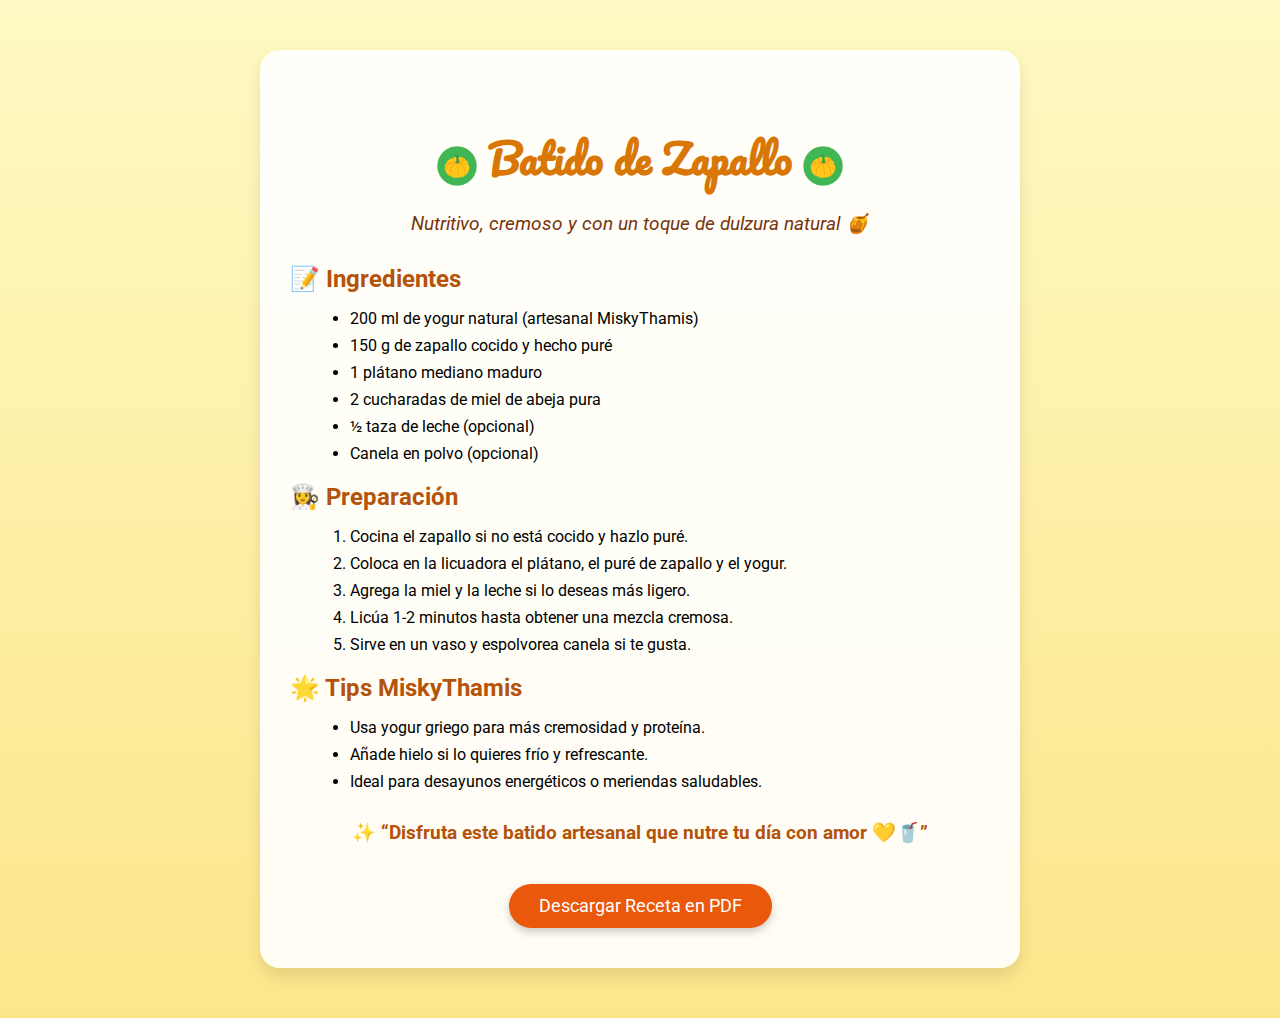
<file: batido-zapallo.html>
<!DOCTYPE html>
<html lang="es">
<head>
    <meta charset="UTF-8" />
    <meta name="viewport" content="width=device-width, initial-scale=1.0" />
    <title>Batido de Zapallo MiskyThamis</title>
    <link href="https://fonts.googleapis.com/css2?family=Pacifico&family=Roboto&display=swap" rel="stylesheet">
    <style>
        body {
          font-family: 'Roboto', sans-serif;
          background: linear-gradient(to bottom, #fef9c3, #fde68a);
          margin: 0;
          padding: 0;
        }

        section {
          max-width: 700px;
          margin: 50px auto;
          background: rgba(255, 255, 255, 0.9);
          border-radius: 20px;
          box-shadow: 0 8px 16px rgba(0,0,0,0.1);
          padding: 40px 30px;
          text-align: center;
          animation: fadeIn 1s ease forwards;
        }

        h2 {
          font-family: 'Pacifico', cursive;
          font-size: 2.5rem;
          color: #d97706;
          margin-bottom: 10px;
        }

        p.intro {
          font-size: 1.2rem;
          color: #78350f;
          margin-bottom: 30px;
          font-style: italic;
        }

        h3 {
          font-size: 1.5rem;
          color: #b45309;
          margin-top: 20px;
          margin-bottom: 10px;
          text-align: left;
        }

        ul, ol {
          text-align: left;
          margin-left: 20px;
          margin-bottom: 20px;
        }

        li {
          margin-bottom: 8px;
        }

        .quote {
          color: #b45309;
          font-weight: bold;
          margin-top: 30px;
          font-size: 1.2rem;
        }

        .download-btn {
          display: inline-block;
          background: #ea580c;
          color: white;
          text-decoration: none;
          padding: 12px 30px;
          border-radius: 30px;
          margin-top: 20px;
          font-size: 1.1rem;
          box-shadow: 0 4px 8px rgba(0,0,0,0.2);
          transition: background 0.3s, transform 0.2s;
        }

        .download-btn:hover {
          background: #c2410c;
          transform: scale(1.05);
        }

        @keyframes fadeIn {
          from { opacity: 0; transform: translateY(20px);}
          to { opacity: 1; transform: translateY(0);}
        }
    </style>
</head>

<body>

<section>
    <h2>
        <img src="recetas/zapallo.png" alt="Zapallo" style="width: 40px; vertical-align: middle;">
        Batido de Zapallo
        <img src="recetas/zapallo.png" alt="Zapallo" style="width: 40px; vertical-align: middle;">
    </h2>
    <p class="intro">Nutritivo, cremoso y con un toque de dulzura natural 🍯</p>

    <h3>📝 Ingredientes</h3>
    <ul>
        <li>200 ml de yogur natural (artesanal MiskyThamis)</li>
        <li>150 g de zapallo cocido y hecho puré</li>
        <li>1 plátano mediano maduro</li>
        <li>2 cucharadas de miel de abeja pura</li>
        <li>½ taza de leche (opcional)</li>
        <li>Canela en polvo (opcional)</li>
    </ul>

    <h3>👩‍🍳 Preparación</h3>
    <ol>
        <li>Cocina el zapallo si no está cocido y hazlo puré.</li>
        <li>Coloca en la licuadora el plátano, el puré de zapallo y el yogur.</li>
        <li>Agrega la miel y la leche si lo deseas más ligero.</li>
        <li>Licúa 1-2 minutos hasta obtener una mezcla cremosa.</li>
        <li>Sirve en un vaso y espolvorea canela si te gusta.</li>
    </ol>

    <h3>🌟 Tips MiskyThamis</h3>
    <ul>
        <li>Usa yogur griego para más cremosidad y proteína.</li>
        <li>Añade hielo si lo quieres frío y refrescante.</li>
        <li>Ideal para desayunos energéticos o meriendas saludables.</li>
    </ul>

    <p class="quote">✨ “Disfruta este batido artesanal que nutre tu día con amor 💛🥤”</p>

    <a href="recetas/BatidoZapallo.pdf" download class="download-btn">Descargar Receta en PDF</a>

</section>

</body>
</html>
</file>
